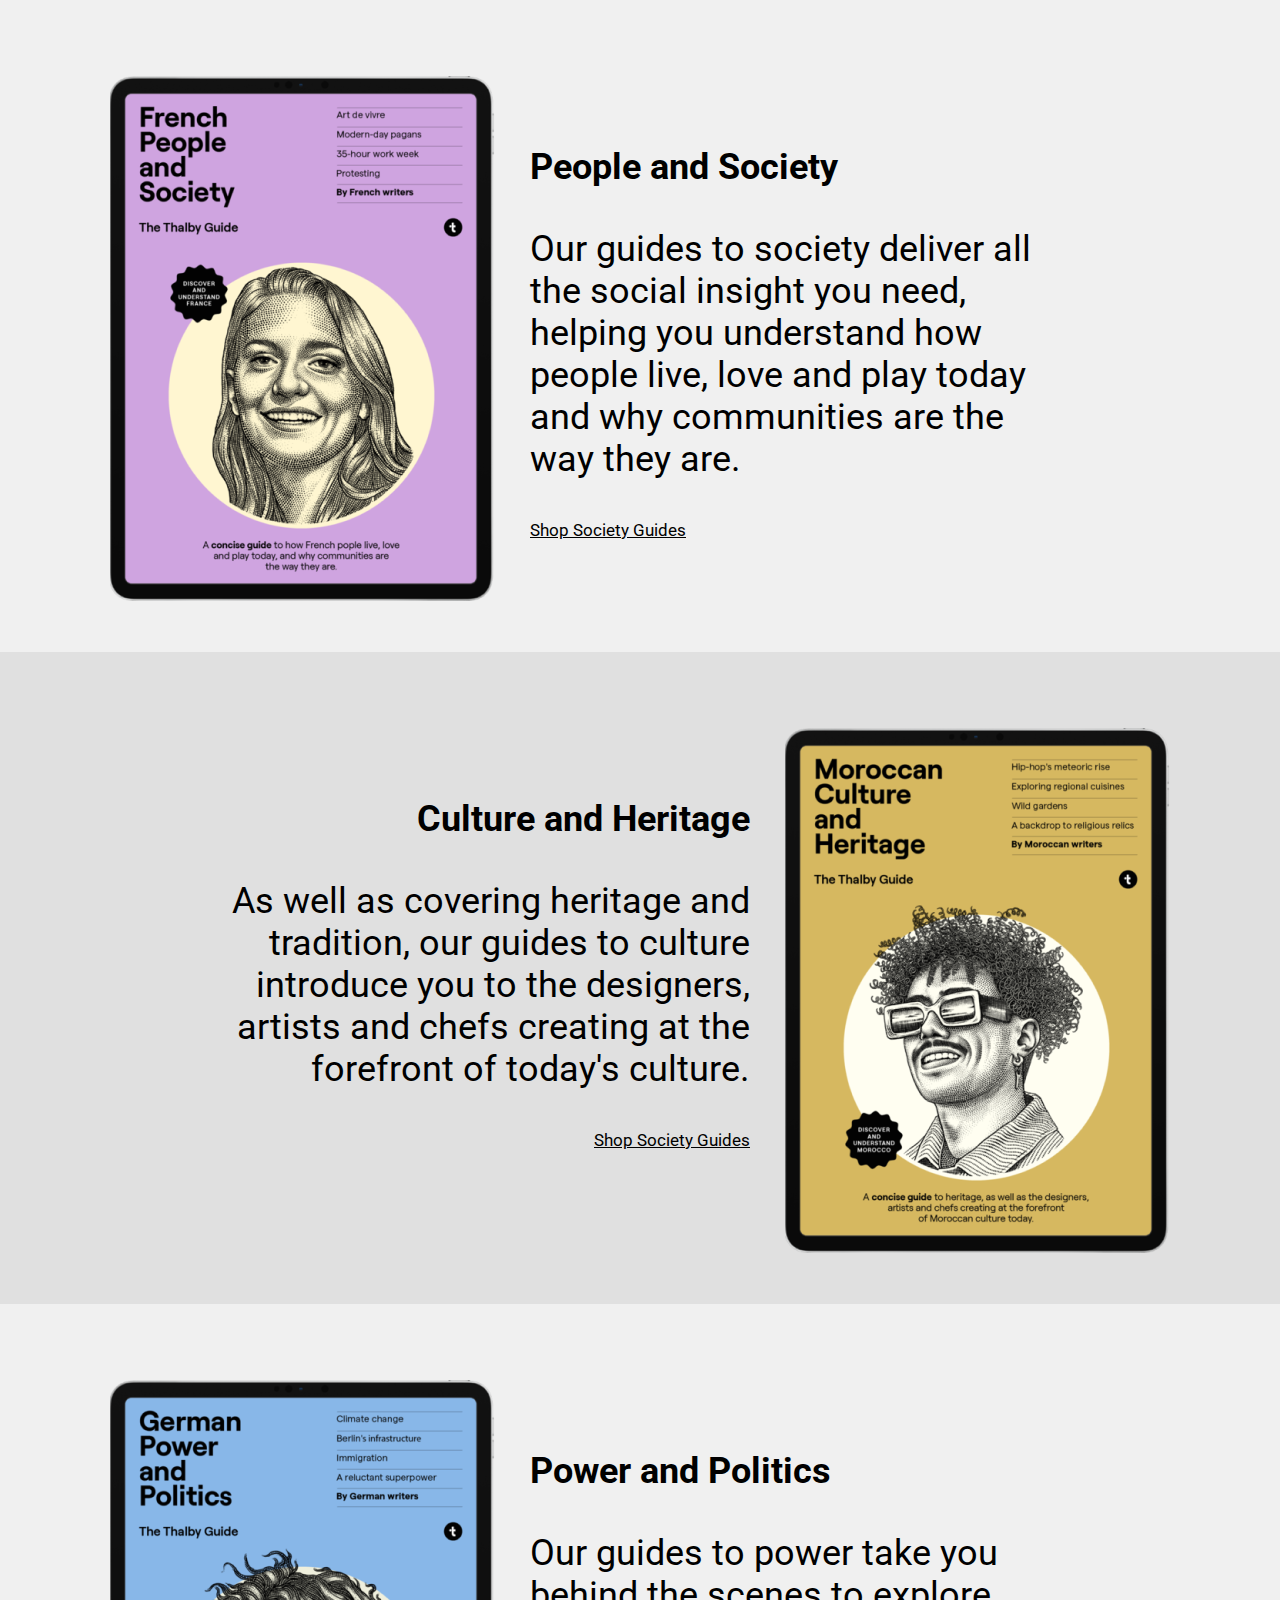
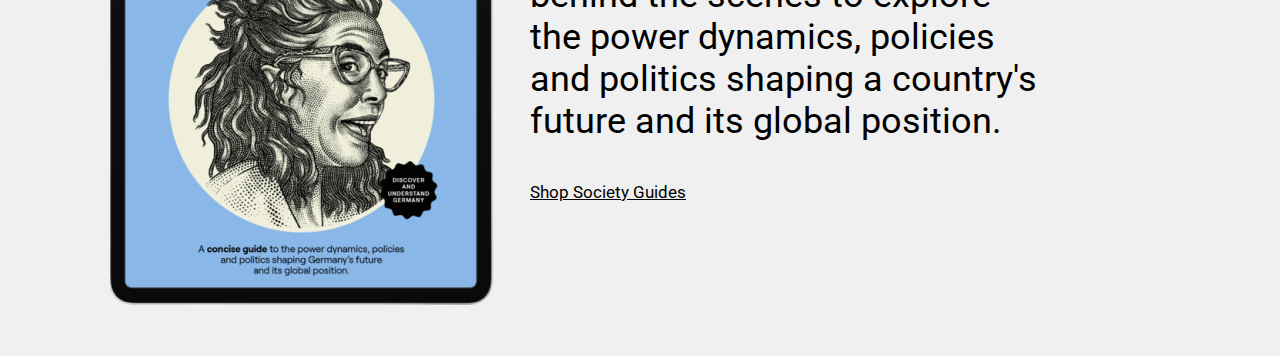
<file: Thalby/index.html>
<!DOCTYPE html>
<html lang="en">
  <head>
    <meta charset="UTF-8" />
    <meta http-equiv="X-UA-Compatible" content="IE=edge" />
    <meta name="viewport" content="width=device-width, initial-scale=1.0" />
    <title>Telbe</title>
    <link rel="stylesheet" href="css/style.css" />
    <link rel="preconnect" href="https://fonts.googleapis.com" />
    <link rel="preconnect" href="https://fonts.gstatic.com" crossorigin />
    <link
      href="https://fonts.googleapis.com/css2?family=Inter:wght@300;400;500;700&family=Montserrat:ital,wght@0,600;1,600&family=Roboto:wght@400;700&display=swap"
      rel="stylesheet"
    />
  </head>

  <body>
    <div class="guide">
      <div class="guide__container">
        <img src="images/guide1.png" alt="guide" class="guide__picture" />
        <div class="guide__content">
          <h2 class="guide__title">People and Society</h2>
          <p class="guide__description">
            Our guides to society deliver all the social insight you need,
            helping you understand how people live, love and play today and why
            communities are the way they are.
          </p>
          <a href="#" class="guide__link">Shop Society Guides</a>
        </div>
      </div>
      <div class="clearfix"></div>
    </div>

    <div class="guide guide--two">
      <div class="guide__container">
        <img
          src="images/guide2.png"
          alt="guide"
          class="guide__picture guide__picture--two"
        />
        <div class="guide__content guide__content--two">
          <h2 class="guide__title">Culture and Heritage</h2>
          <p class="guide__description">
            As well as covering heritage and tradition, our guides to culture
            introduce you to the designers, artists and chefs creating at the
            forefront of today's culture.
          </p>
          <a href="#" class="guide__link">Shop Society Guides</a>
        </div>
      </div>
      <div class="clearfix"></div>
    </div>

    <div class="guide">
      <div class="guide__container">
        <img src="images/guide3.png" alt="guide" class="guide__picture" />
        <div class="guide__content">
          <h2 class="guide__title">Power and Politics</h2>
          <p class="guide__description">
            Our guides to power take you behind the scenes to explore the power
            dynamics, policies and politics shaping a country's future and its
            global position.
          </p>
          <a href="#" class="guide__link">Shop Society Guides</a>
        </div>
      </div>
      <div class="clearfix"></div>
    </div>
  </body>
</html>
</file>
<file: Thalby/css/style.css>
* {
  margin: 0;
  box-sizing: border-box;
  padding: 0;
}

body {
  font-family: roboto;
}

.guide__container {
  max-width: 1060px;
  margin: auto;
}

.guide {
  background: rgba(204, 204, 204, 0.3);
  padding: 76px 0 51px;
}

.guide__content {
  margin-left: 420px;
  margin-right: 120px;
}

.guide__picture {
  float: left;
  width: 385px;
}

.guide__title {
  margin-bottom: 40px;
  font-size: 36px;
  line-height: 42px;
  padding-top: 70px;
}

.guide__description {
  font-size: 36px;
  line-height: 42px;
  padding-bottom: 40px;
}

.guide__link {
  font-size: 17px;
  line-height: 20px;
  color: black;
}

.clearfix {
  clear: both;
}

.guide--two {
  background: rgba(204, 204, 204, 0.6);
}

.guide__picture--two {
  float: right;
}

.guide__content--two {
  margin-right: 420px;
  margin-left: 120px;
  text-align: right;
}
</file>
